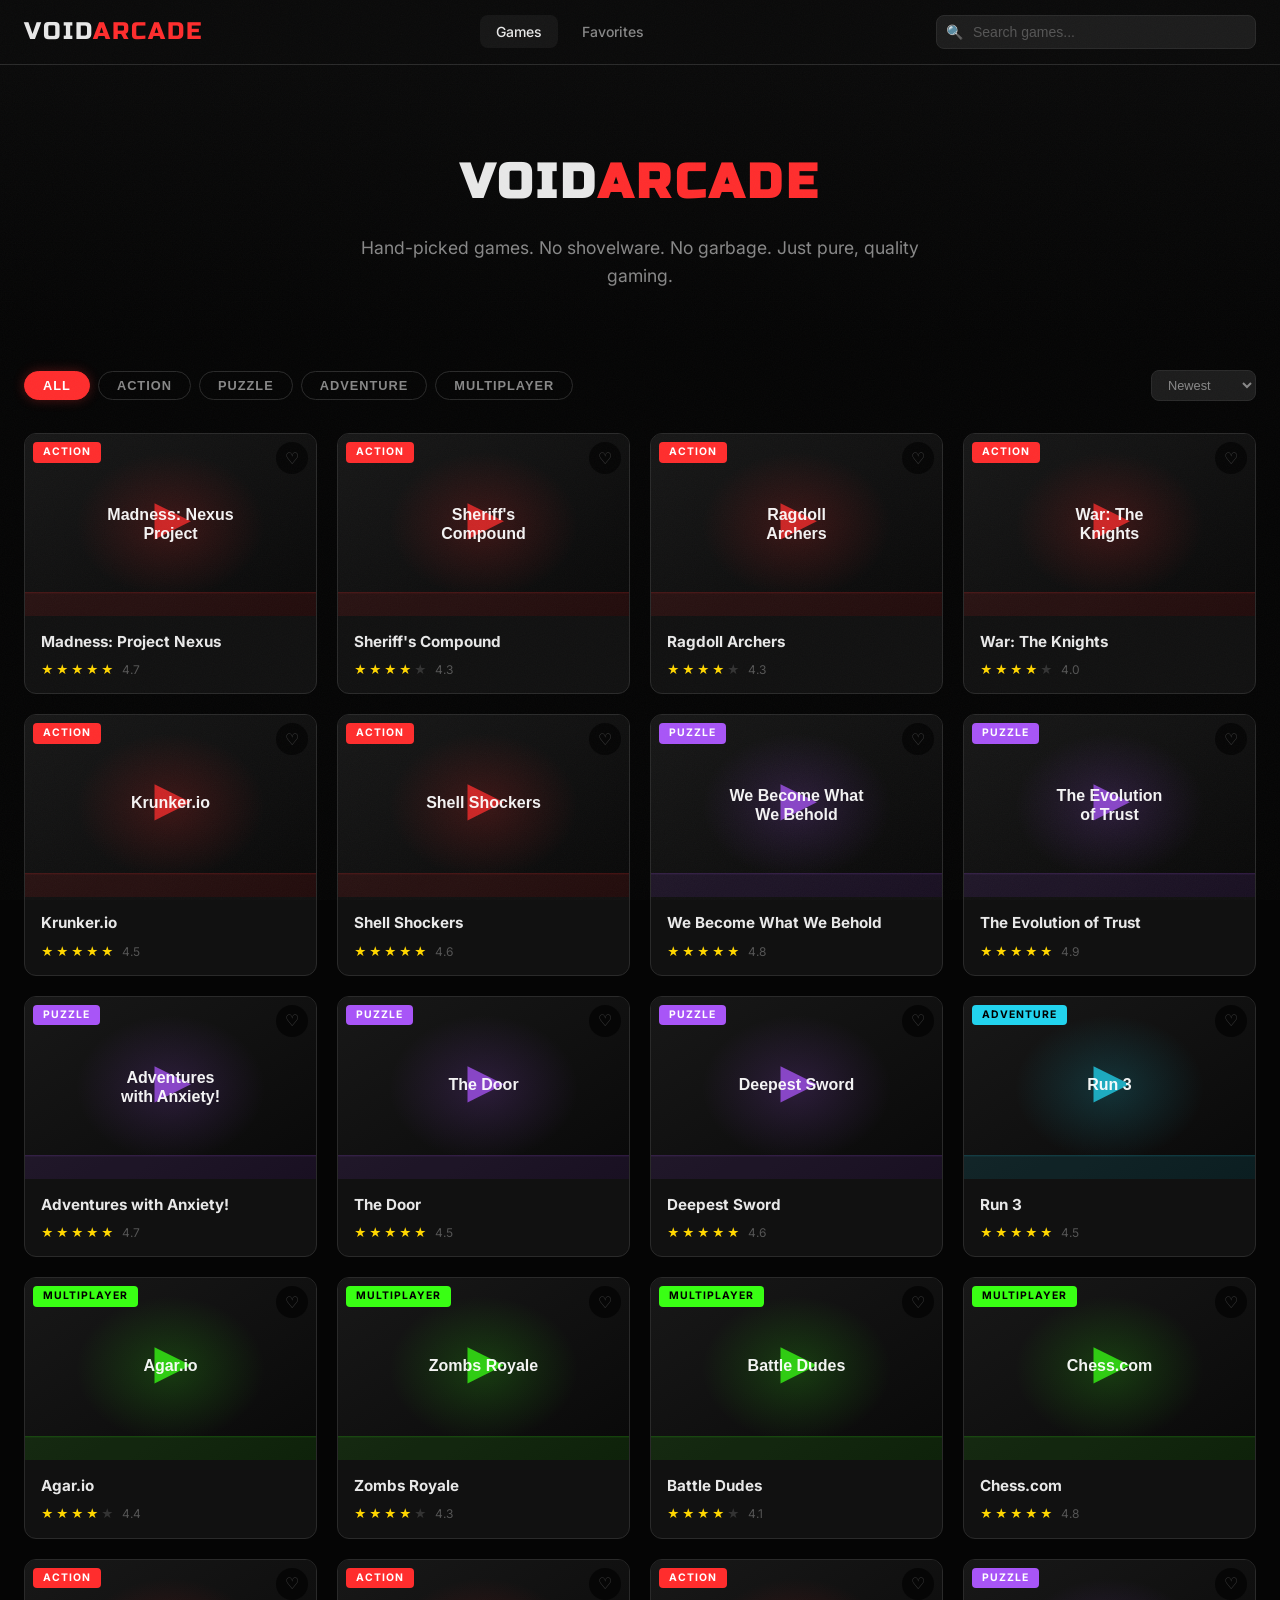
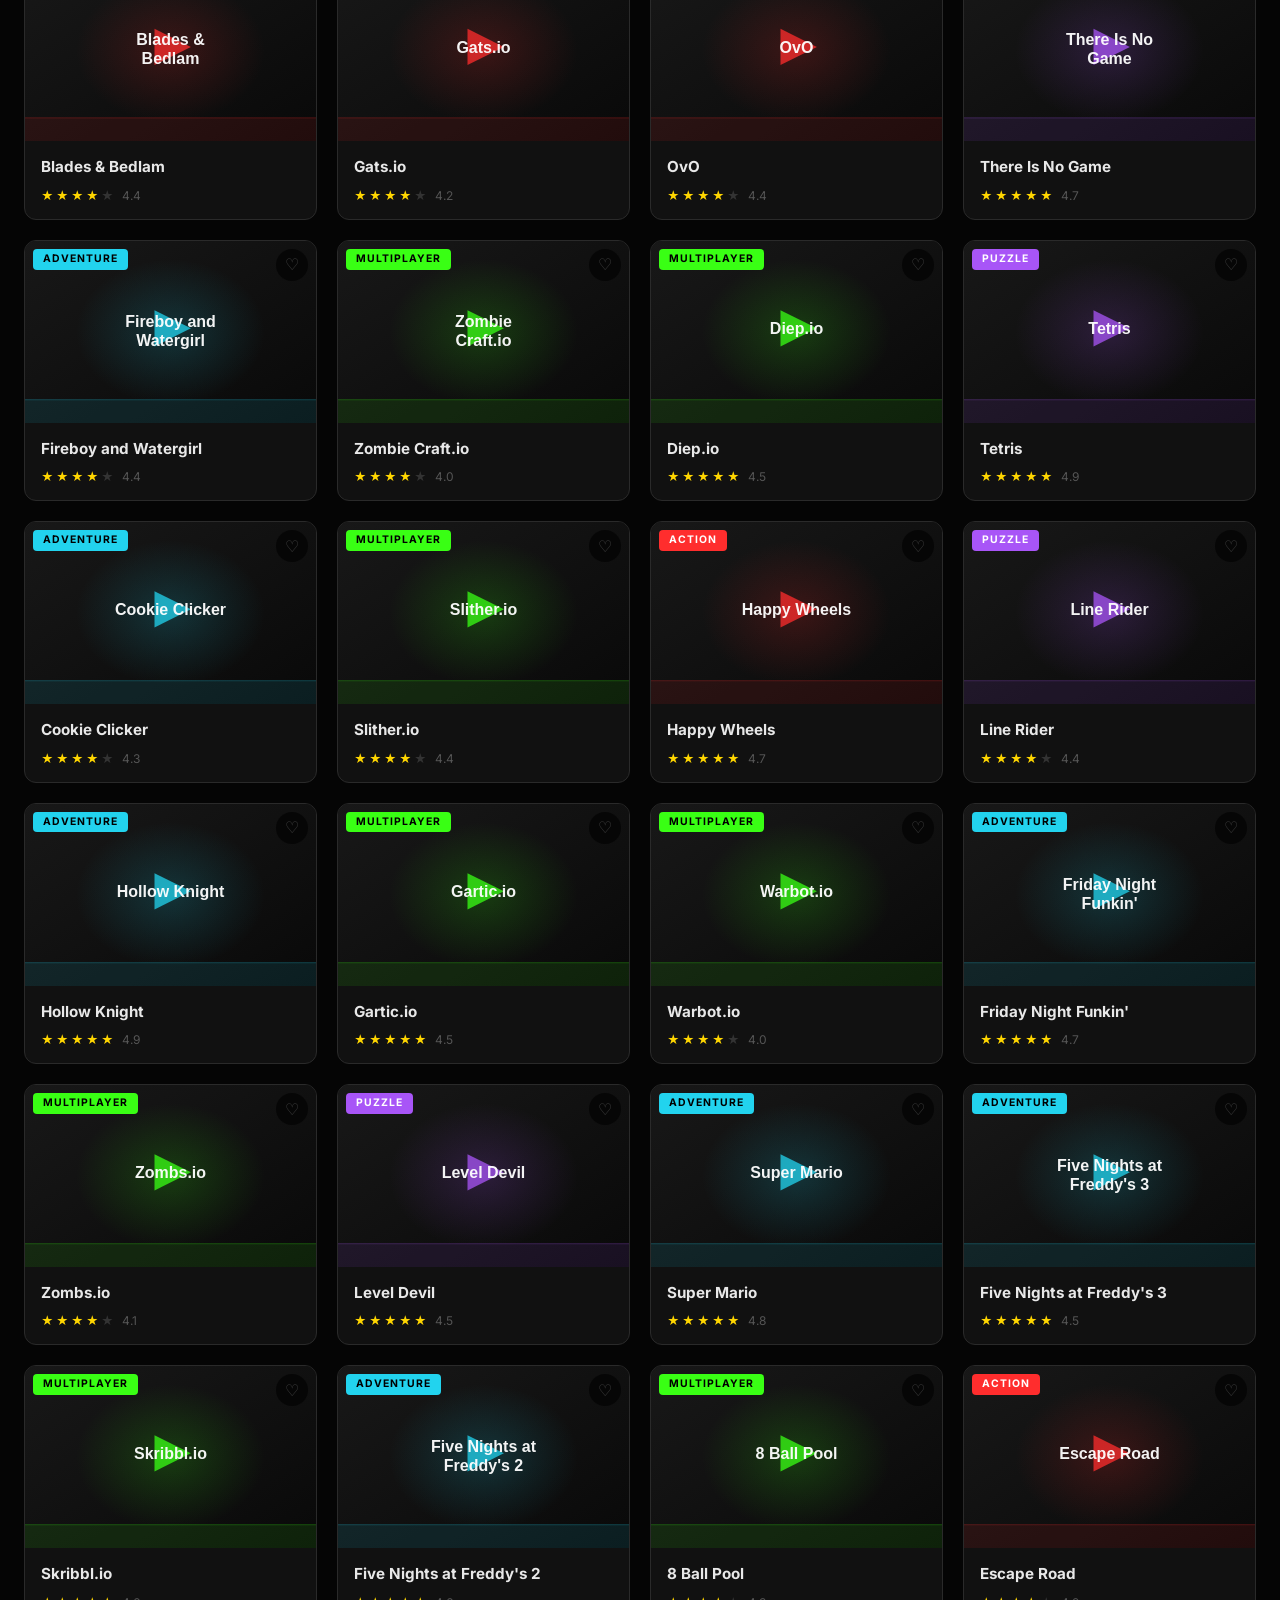
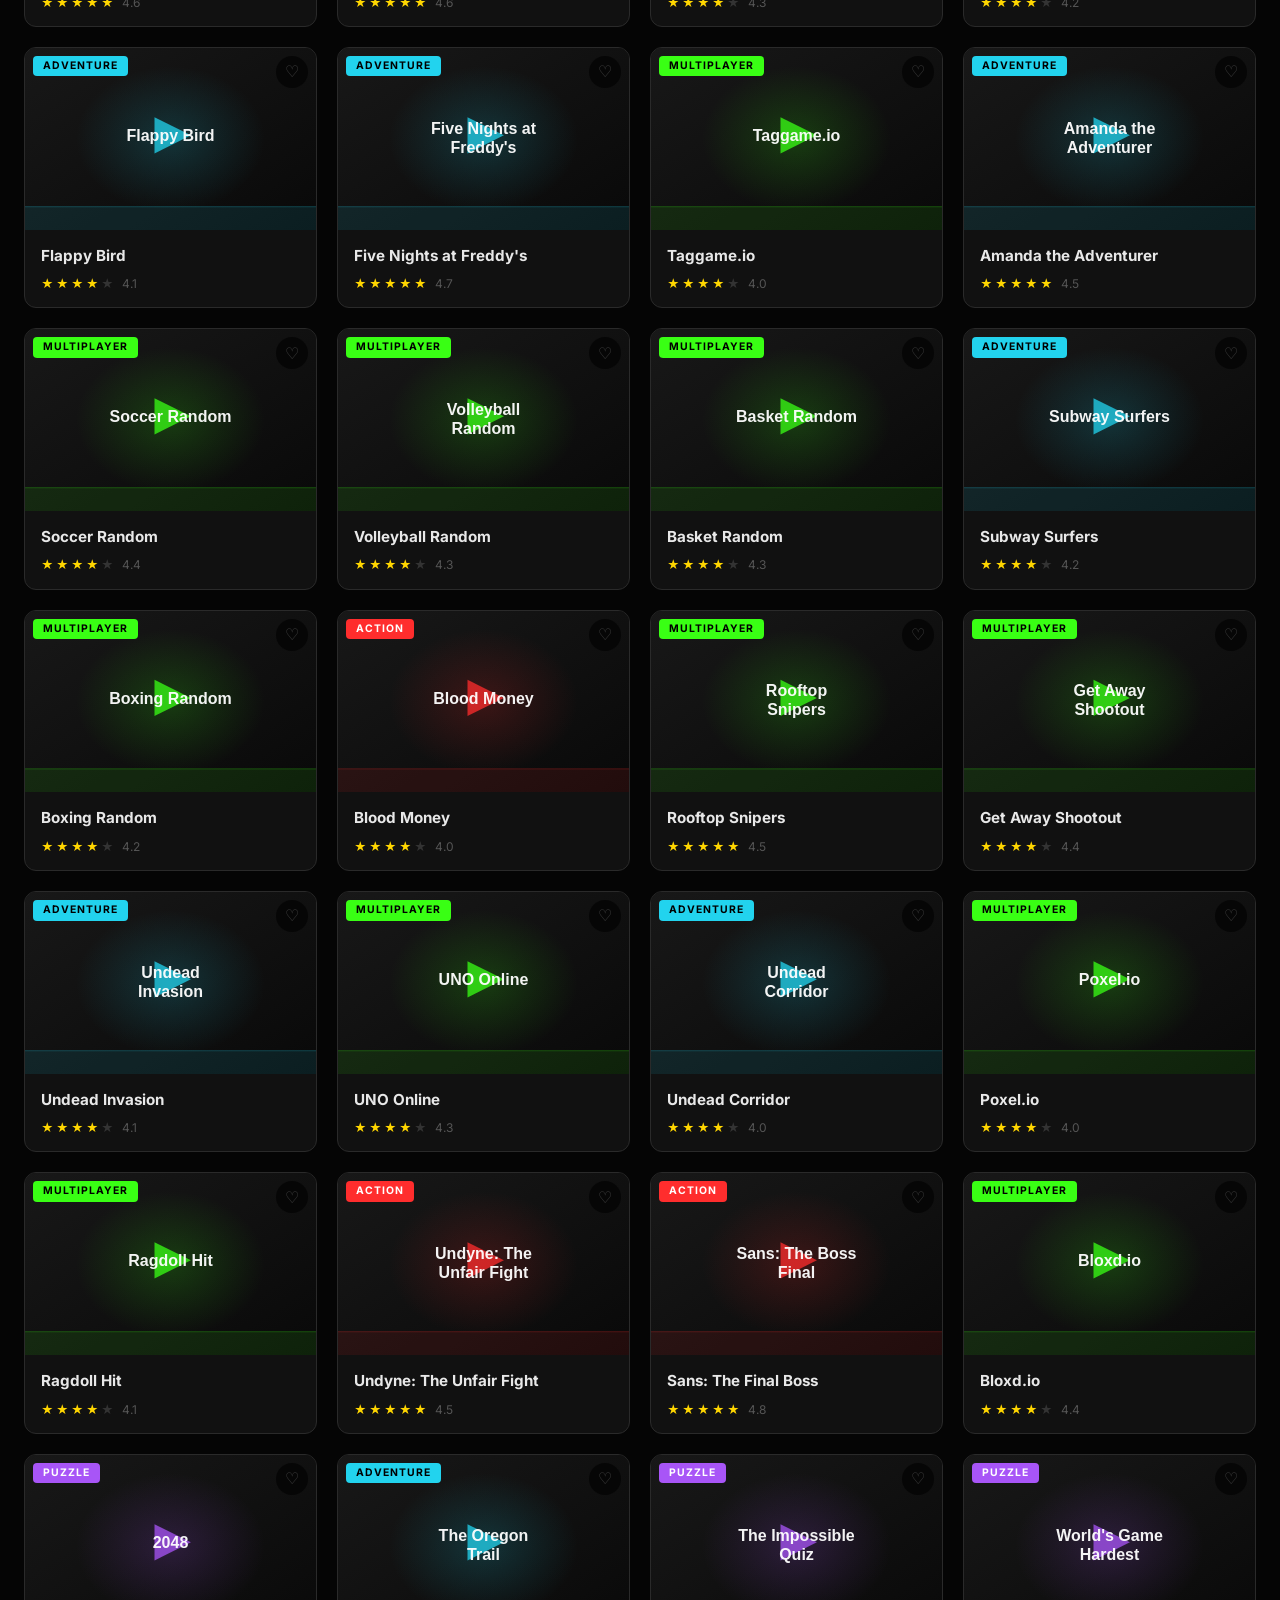
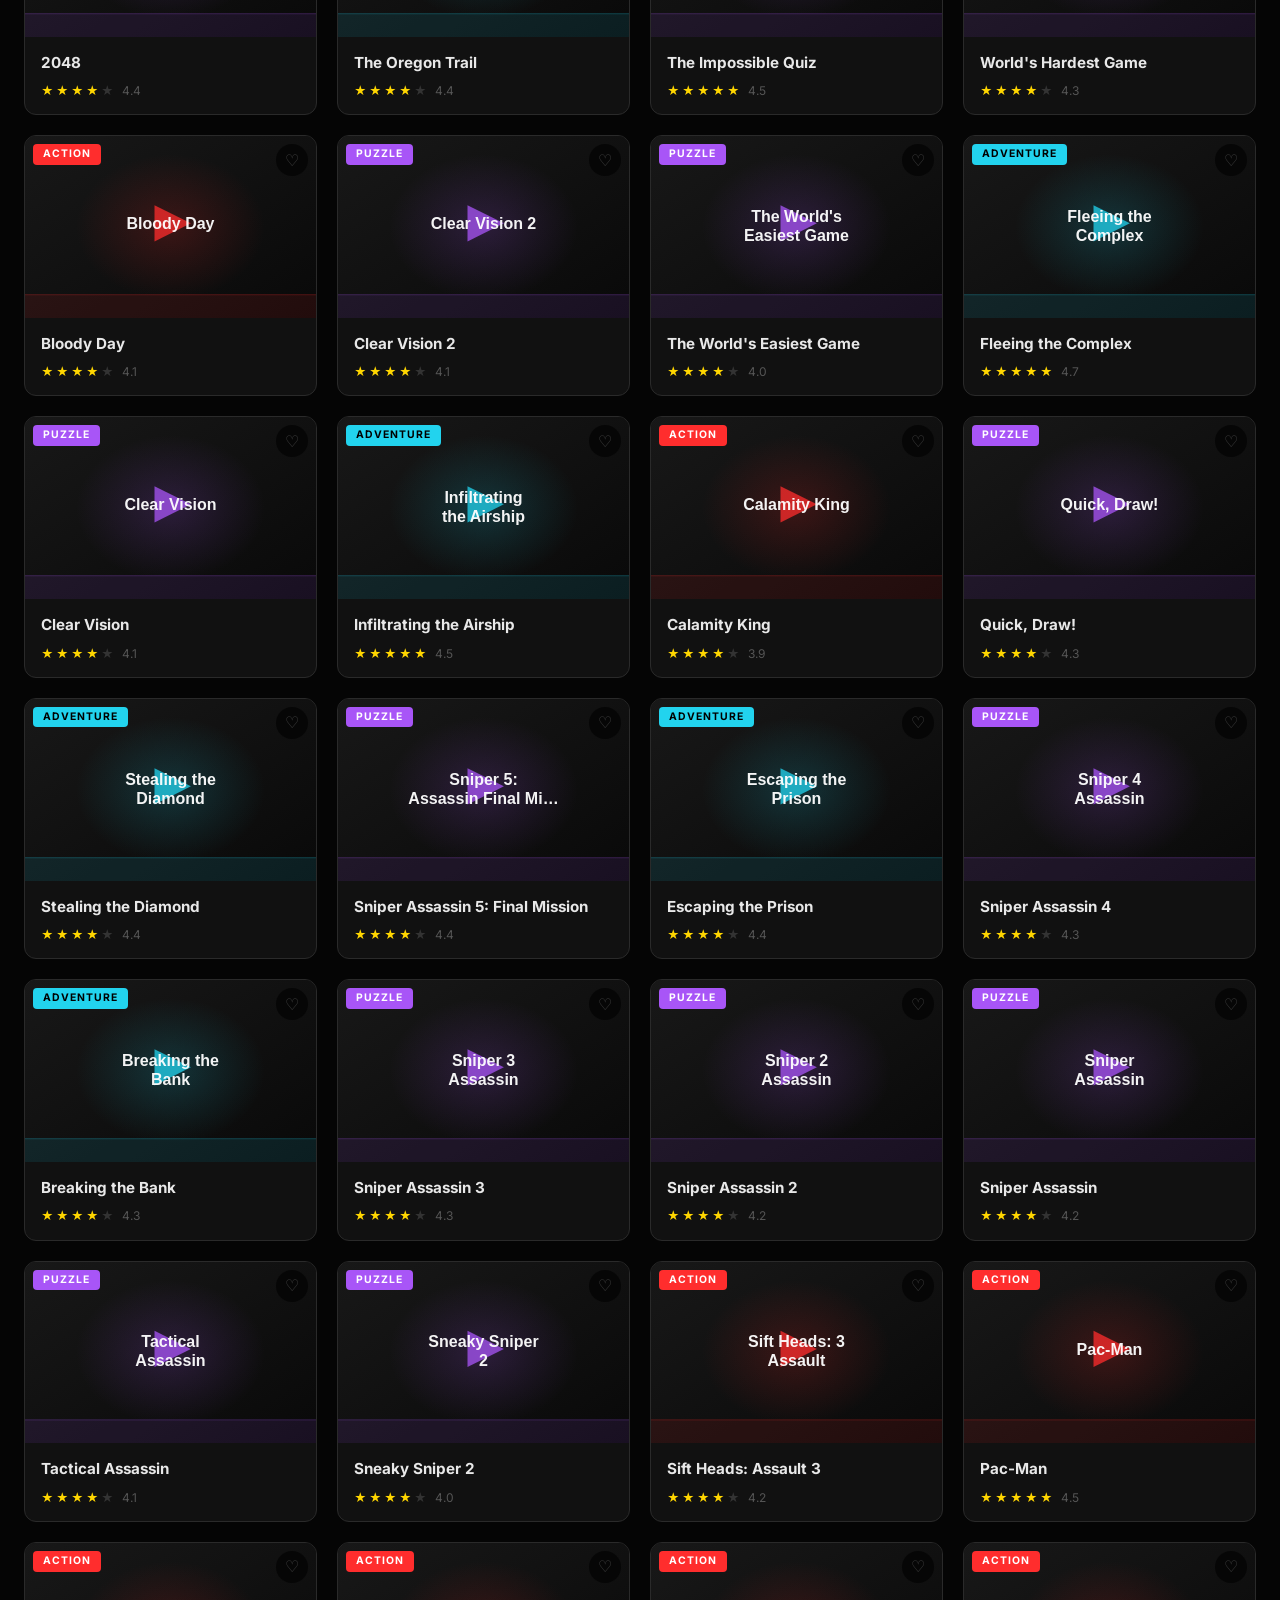
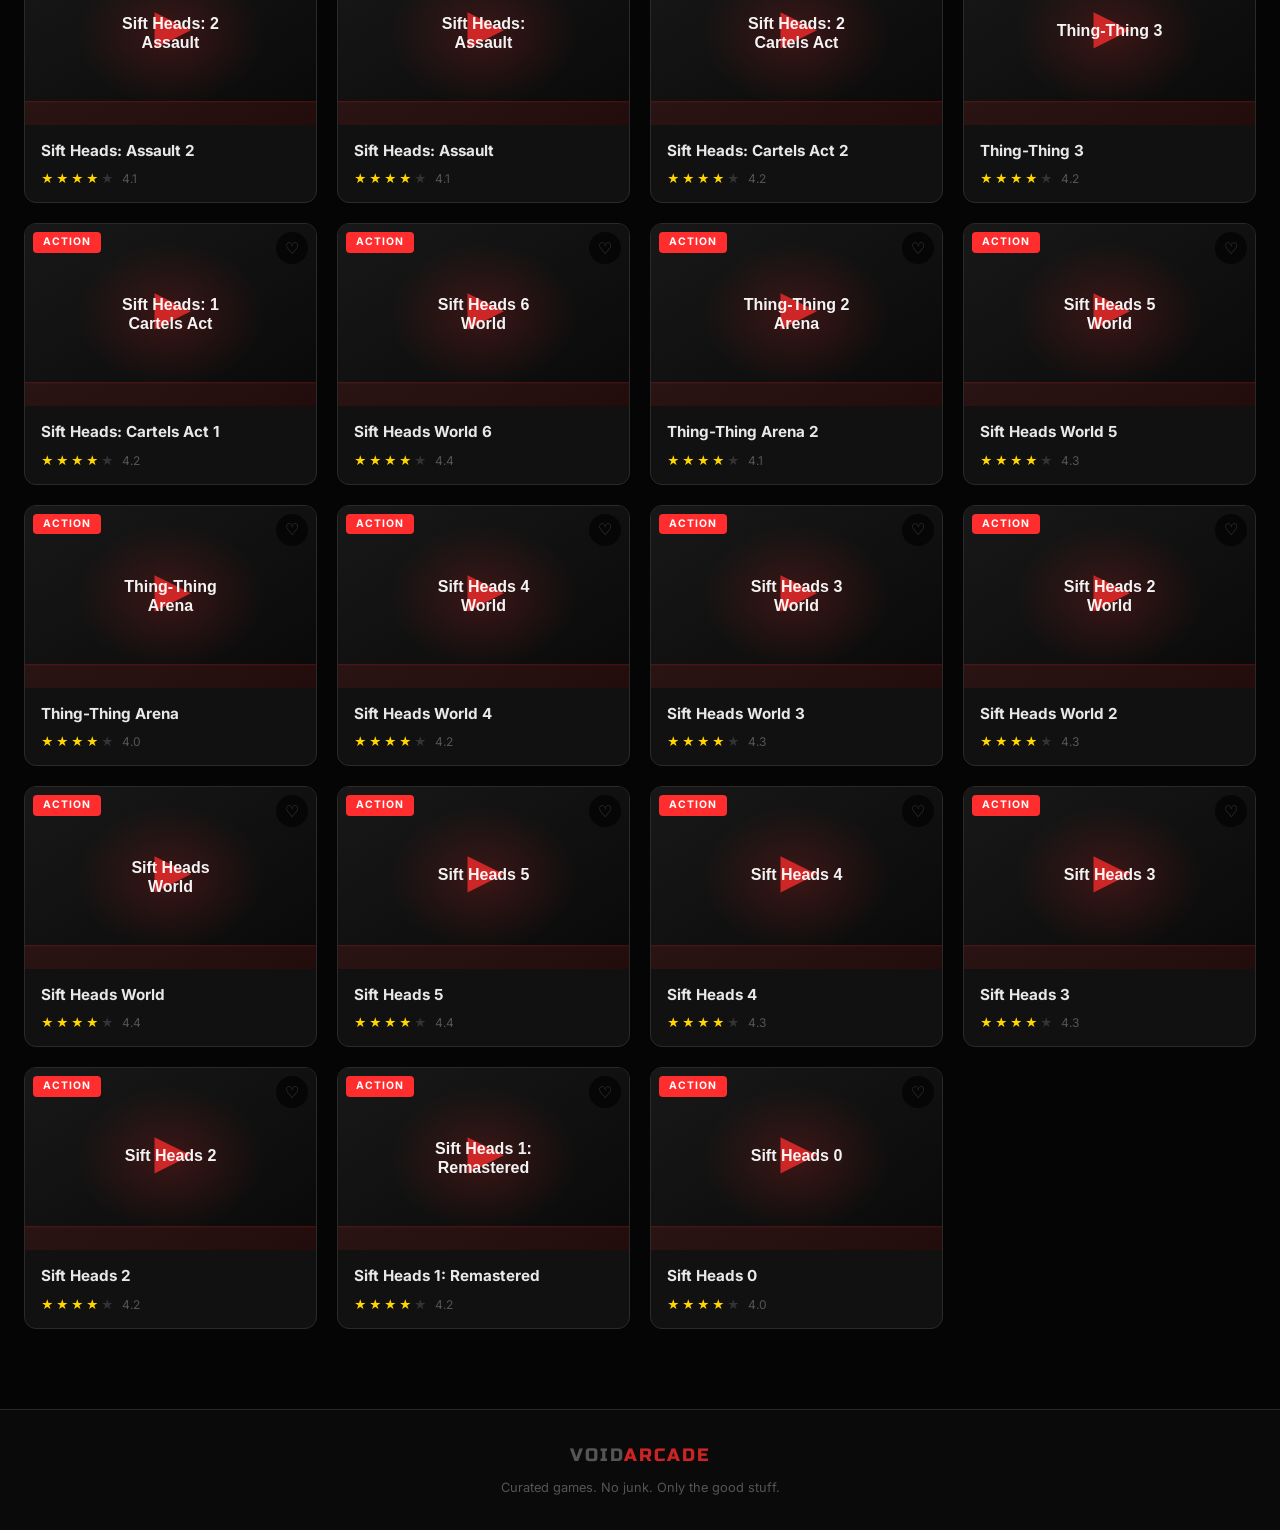
<file: voidarcade/index.html>
<!DOCTYPE html>
<html lang="en">
<head>
  <meta charset="UTF-8" />
  <meta name="viewport" content="width=device-width, initial-scale=1.0" />
  <title>VoidArcade — Curated Games</title>
  <meta name="description" content="Hand-picked quality games. No junk. No shovelware. Just the good stuff." />
  <meta name="theme-color" content="#0a0a0a" />
  <link rel="icon" href="data:image/svg+xml,<svg xmlns='http://www.w3.org/2000/svg' viewBox='0 0 100 100'><text y='.9em' font-size='90'>🕹️</text></svg>" />
  <link rel="stylesheet" href="style.css" />
</head>
<body>
  <div id="app"></div>
  <script src="games.js?v=4"></script>
  <script src="app.js?v=4"></script>
</body>
</html>
</file>
<file: voidarcade/style.css>
/* ════════════════════════════════════════
   VOIDARCADE — Dark Theme
   ════════════════════════════════════════ */

@import url('https://fonts.googleapis.com/css2?family=Russo+One&family=Inter:wght@400;500;600;700&display=swap');

*, *::before, *::after {
  margin: 0;
  padding: 0;
  box-sizing: border-box;
}

:root {
  --bg-darkest: #050505;
  --bg-dark: #0a0a0a;
  --bg-card: #111111;
  --bg-card-hover: #1a1a1a;
  --bg-surface: #161616;
  --bg-input: #1c1c1c;
  --border: #2a2a2a;
  --border-hover: #3a3a3a;
  --text-primary: #e8e8e8;
  --text-secondary: #888888;
  --text-muted: #555555;
  --accent: #ff2d2d;
  --accent-glow: rgba(255, 45, 45, 0.3);
  --accent-dim: #cc2424;
  --accent-green: #39ff14;
  --accent-yellow: #ffd600;
  --genre-action: #ff2d2d;
  --genre-puzzle: #a855f7;
  --genre-adventure: #22d3ee;
  --genre-multiplayer: #39ff14;
  --star-filled: #ffd600;
  --star-empty: #333333;
  --fav-active: #ff2d2d;
  --fav-inactive: #444444;
  --radius: 8px;
  --radius-lg: 12px;
  --transition: 0.2s ease;
}

html {
  scroll-behavior: smooth;
}

body {
  font-family: 'Inter', -apple-system, BlinkMacSystemFont, sans-serif;
  background: var(--bg-darkest);
  color: var(--text-primary);
  min-height: 100vh;
  line-height: 1.6;
  -webkit-font-smoothing: antialiased;
}

/* Subtle noise texture overlay */
body::before {
  content: '';
  position: fixed;
  inset: 0;
  opacity: 0.03;
  background-image: url("data:image/svg+xml,%3Csvg viewBox='0 0 256 256' xmlns='http://www.w3.org/2000/svg'%3E%3Cfilter id='n'%3E%3CfeTurbulence type='fractalNoise' baseFrequency='0.9' numOctaves='4' stitchTiles='stitch'/%3E%3C/filter%3E%3Crect width='100%25' height='100%25' filter='url(%23n)'/%3E%3C/svg%3E");
  background-size: 256px 256px;
  pointer-events: none;
  z-index: 9999;
}

a {
  color: var(--accent);
  text-decoration: none;
  transition: color var(--transition);
}

a:hover {
  color: #ff5555;
}

/* ── HEADER ── */
.site-header {
  background: var(--bg-dark);
  border-bottom: 1px solid var(--border);
  padding: 0 24px;
  position: sticky;
  top: 0;
  z-index: 100;
}

.header-inner {
  max-width: 1400px;
  margin: 0 auto;
  display: flex;
  align-items: center;
  justify-content: space-between;
  height: 64px;
  gap: 24px;
}

.logo {
  font-family: 'Russo One', sans-serif;
  font-size: 1.5rem;
  color: var(--text-primary);
  letter-spacing: 2px;
  text-transform: uppercase;
  cursor: pointer;
  white-space: nowrap;
  user-select: none;
}

.logo span {
  color: var(--accent);
}

.nav-links {
  display: flex;
  gap: 8px;
  list-style: none;
}

.nav-links a {
  color: var(--text-secondary);
  font-size: 0.875rem;
  font-weight: 500;
  padding: 8px 16px;
  border-radius: var(--radius);
  transition: all var(--transition);
  cursor: pointer;
}

.nav-links a:hover,
.nav-links a.active {
  color: var(--text-primary);
  background: var(--bg-surface);
}

.header-search {
  position: relative;
  flex: 0 1 320px;
}

.header-search input {
  width: 100%;
  background: var(--bg-input);
  border: 1px solid var(--border);
  border-radius: var(--radius);
  padding: 8px 12px 8px 36px;
  color: var(--text-primary);
  font-size: 0.875rem;
  outline: none;
  transition: border-color var(--transition);
}

.header-search input::placeholder {
  color: var(--text-muted);
}

.header-search input:focus {
  border-color: var(--accent);
  box-shadow: 0 0 0 2px var(--accent-glow);
}

.header-search .search-icon {
  position: absolute;
  left: 10px;
  top: 50%;
  transform: translateY(-50%);
  color: var(--text-muted);
  font-size: 0.875rem;
  pointer-events: none;
}

/* ── HERO ── */
.hero {
  text-align: center;
  padding: 80px 24px 48px;
  background: linear-gradient(180deg, var(--bg-dark) 0%, var(--bg-darkest) 100%);
}

.hero h1 {
  font-family: 'Russo One', sans-serif;
  font-size: 3rem;
  letter-spacing: 4px;
  text-transform: uppercase;
  margin-bottom: 12px;
}

.hero h1 span {
  color: var(--accent);
}

.hero p {
  color: var(--text-secondary);
  font-size: 1.1rem;
  max-width: 600px;
  margin: 0 auto;
}

/* ── MAIN CONTAINER ── */
.main-content {
  max-width: 1400px;
  margin: 0 auto;
  padding: 32px 24px 80px;
}

/* ── FILTER BAR ── */
.filter-bar {
  display: flex;
  align-items: center;
  justify-content: space-between;
  flex-wrap: wrap;
  gap: 16px;
  margin-bottom: 32px;
}

.genre-filters {
  display: flex;
  gap: 8px;
  flex-wrap: wrap;
}

.genre-pill {
  padding: 6px 18px;
  border-radius: 20px;
  border: 1px solid var(--border);
  background: transparent;
  color: var(--text-secondary);
  font-size: 0.8rem;
  font-weight: 600;
  cursor: pointer;
  transition: all var(--transition);
  text-transform: uppercase;
  letter-spacing: 1px;
}

.genre-pill:hover {
  border-color: var(--border-hover);
  color: var(--text-primary);
}

.genre-pill.active {
  background: var(--accent);
  border-color: var(--accent);
  color: #fff;
  box-shadow: 0 0 12px var(--accent-glow);
}

.genre-pill[data-genre="Action"].active { background: var(--genre-action); border-color: var(--genre-action); }
.genre-pill[data-genre="Puzzle"].active { background: var(--genre-puzzle); border-color: var(--genre-puzzle); }
.genre-pill[data-genre="Adventure"].active { background: var(--genre-adventure); border-color: var(--genre-adventure); color: #000; }
.genre-pill[data-genre="Multiplayer"].active { background: var(--genre-multiplayer); border-color: var(--genre-multiplayer); color: #000; }

.sort-select {
  background: var(--bg-input);
  border: 1px solid var(--border);
  border-radius: var(--radius);
  padding: 6px 12px;
  color: var(--text-secondary);
  font-size: 0.8rem;
  cursor: pointer;
  outline: none;
}

.sort-select:focus {
  border-color: var(--accent);
}

/* ── GAME GRID ── */
.game-grid {
  display: grid;
  grid-template-columns: repeat(auto-fill, minmax(260px, 1fr));
  gap: 20px;
}

/* ── GAME CARD ── */
.game-card {
  background: var(--bg-card);
  border: 1px solid var(--border);
  border-radius: var(--radius-lg);
  overflow: hidden;
  cursor: pointer;
  transition: all 0.3s ease;
  position: relative;
}

.game-card:hover {
  transform: translateY(-4px);
  border-color: var(--border-hover);
  box-shadow: 0 8px 32px rgba(0, 0, 0, 0.5), 0 0 16px var(--accent-glow);
}

.game-card .card-thumb {
  width: 100%;
  aspect-ratio: 16 / 10;
  background: var(--bg-surface);
  display: flex;
  align-items: center;
  justify-content: center;
  overflow: hidden;
  position: relative;
}

.game-card .card-thumb .placeholder-icon {
  font-size: 3rem;
  color: var(--text-muted);
  user-select: none;
}

.game-card .card-thumb img {
  width: 100%;
  height: 100%;
  object-fit: cover;
}

.game-card .genre-badge {
  position: absolute;
  top: 8px;
  left: 8px;
  padding: 2px 10px;
  border-radius: 4px;
  font-size: 0.65rem;
  font-weight: 700;
  text-transform: uppercase;
  letter-spacing: 1px;
}

.genre-badge.Action { background: var(--genre-action); color: #fff; }
.genre-badge.Puzzle { background: var(--genre-puzzle); color: #fff; }
.genre-badge.Adventure { background: var(--genre-adventure); color: #000; }
.genre-badge.Multiplayer { background: var(--genre-multiplayer); color: #000; }

.game-card .fav-btn {
  position: absolute;
  top: 8px;
  right: 8px;
  background: rgba(0,0,0,0.6);
  border: none;
  border-radius: 50%;
  width: 32px;
  height: 32px;
  display: flex;
  align-items: center;
  justify-content: center;
  cursor: pointer;
  font-size: 1rem;
  color: var(--fav-inactive);
  transition: all var(--transition);
  backdrop-filter: blur(4px);
}

.game-card .fav-btn:hover {
  color: var(--fav-active);
  transform: scale(1.15);
}

.game-card .fav-btn.favorited {
  color: var(--fav-active);
}

.game-card .card-info {
  padding: 14px 16px;
}

.game-card .card-title {
  font-size: 0.95rem;
  font-weight: 700;
  margin-bottom: 6px;
  white-space: nowrap;
  overflow: hidden;
  text-overflow: ellipsis;
}

.game-card .card-rating {
  display: flex;
  align-items: center;
  gap: 4px;
}

.game-card .card-rating .stars {
  display: flex;
  gap: 2px;
}

.game-card .card-rating .star {
  font-size: 0.75rem;
  color: var(--star-empty);
}

.game-card .card-rating .star.filled {
  color: var(--star-filled);
}

.game-card .card-rating .rating-value {
  font-size: 0.75rem;
  color: var(--text-muted);
  margin-left: 4px;
}

/* ── GAME PAGE ── */
.game-page {
  max-width: 960px;
  margin: 0 auto;
  padding: 32px 24px 80px;
}

.back-link {
  display: inline-flex;
  align-items: center;
  gap: 6px;
  color: var(--text-secondary);
  font-size: 0.875rem;
  margin-bottom: 24px;
  cursor: pointer;
  transition: color var(--transition);
}

.back-link:hover {
  color: var(--text-primary);
}

.game-embed-area {
  width: 100%;
  aspect-ratio: 16 / 9;
  background: var(--bg-card);
  border: 1px solid var(--border);
  border-radius: var(--radius-lg);
  display: flex;
  align-items: center;
  justify-content: center;
  margin-bottom: 24px;
  overflow: hidden;
}

.game-embed-area .embed-placeholder {
  text-align: center;
  color: var(--text-muted);
}

.game-embed-area .embed-placeholder .play-icon {
  font-size: 4rem;
  display: block;
  margin-bottom: 8px;
}

.game-embed-area iframe {
  width: 100%;
  height: 100%;
  border: none;
  display: block;
}

/* Pop-out button */
.popout-btn {
  background: var(--bg-surface);
  border: 1px solid var(--border);
  border-radius: var(--radius);
  padding: 10px 18px;
  color: var(--text-secondary);
  font-size: 0.875rem;
  cursor: pointer;
  transition: all var(--transition);
  display: flex;
  align-items: center;
  gap: 6px;
  text-decoration: none;
  white-space: nowrap;
}

.popout-btn:hover {
  border-color: var(--accent);
  color: var(--accent);
}

/* External game launch area */
.game-embed-area.is-external {
  cursor: default;
}

.launch-area {
  width: 100%;
  height: 100%;
  display: flex;
  align-items: center;
  justify-content: center;
  position: relative;
  overflow: hidden;
}

.launch-glow {
  position: absolute;
  inset: 0;
  pointer-events: none;
}

.launch-content {
  text-align: center;
  z-index: 1;
  padding: 32px;
  display: flex;
  flex-direction: column;
  align-items: center;
  gap: 24px;
}

.launch-icon {
  font-size: 4.5rem;
  line-height: 1;
  filter: drop-shadow(0 0 20px rgba(255,255,255,0.1));
}

.launch-btn {
  display: inline-block;
  background: var(--genre-color, var(--accent));
  color: #fff;
  padding: 18px 56px;
  border-radius: var(--radius);
  font-family: 'Russo One', sans-serif;
  font-size: 1.15rem;
  letter-spacing: 3px;
  text-decoration: none;
  transition: all 0.2s ease;
  box-shadow: 0 0 30px var(--genre-glow, var(--accent-glow));
  border: 1px solid rgba(255,255,255,0.1);
}

.launch-btn:hover {
  filter: brightness(1.15);
  transform: scale(1.06);
  box-shadow: 0 0 50px var(--genre-glow, var(--accent-glow));
  color: #fff;
}

.launch-btn:active {
  transform: scale(0.98);
}

.launch-note {
  font-size: 0.8rem;
  color: var(--text-muted);
  letter-spacing: 0.5px;
  margin-top: -8px;
}

.launch-coming-soon {
  font-size: 1rem;
  color: var(--text-muted);
  letter-spacing: 1px;
}

.game-details {
  display: flex;
  align-items: flex-start;
  justify-content: space-between;
  gap: 16px;
  margin-bottom: 24px;
  flex-wrap: wrap;
}

.game-details .game-title-section h1 {
  font-family: 'Russo One', sans-serif;
  font-size: 1.8rem;
  letter-spacing: 1px;
}

.game-details .game-title-section .game-genre-tag {
  display: inline-block;
  margin-top: 8px;
  padding: 3px 12px;
  border-radius: 4px;
  font-size: 0.7rem;
  font-weight: 700;
  text-transform: uppercase;
  letter-spacing: 1px;
}

.game-actions {
  display: flex;
  align-items: center;
  gap: 16px;
}

.game-fav-btn {
  background: var(--bg-surface);
  border: 1px solid var(--border);
  border-radius: var(--radius);
  padding: 10px 20px;
  color: var(--text-secondary);
  font-size: 0.875rem;
  cursor: pointer;
  transition: all var(--transition);
  display: flex;
  align-items: center;
  gap: 8px;
}

.game-fav-btn:hover {
  border-color: var(--fav-active);
  color: var(--fav-active);
}

.game-fav-btn.favorited {
  border-color: var(--fav-active);
  color: var(--fav-active);
  background: rgba(255, 45, 45, 0.1);
}

.game-rating-section {
  display: flex;
  align-items: center;
  gap: 12px;
}

.game-rating-section .rating-label {
  font-size: 0.8rem;
  color: var(--text-muted);
  text-transform: uppercase;
  letter-spacing: 1px;
}

.star-rating-interactive {
  display: flex;
  gap: 4px;
}

.star-rating-interactive .star-btn {
  background: none;
  border: none;
  cursor: pointer;
  font-size: 1.5rem;
  color: var(--star-empty);
  transition: color 0.15s, transform 0.15s;
  padding: 2px;
}

.star-rating-interactive .star-btn:hover {
  transform: scale(1.2);
}

.star-rating-interactive .star-btn.filled {
  color: var(--star-filled);
}

.star-rating-interactive .star-btn.hovered {
  color: var(--star-filled);
}

.game-description {
  background: var(--bg-card);
  border: 1px solid var(--border);
  border-radius: var(--radius-lg);
  padding: 24px;
}

.game-description h3 {
  font-size: 0.85rem;
  text-transform: uppercase;
  letter-spacing: 1px;
  color: var(--text-muted);
  margin-bottom: 12px;
}

.game-description p {
  color: var(--text-secondary);
  line-height: 1.8;
  font-size: 0.95rem;
}

/* ── FAVORITES PAGE ── */
.favorites-header {
  margin-bottom: 32px;
}

.favorites-header h1 {
  font-family: 'Russo One', sans-serif;
  font-size: 2rem;
  letter-spacing: 2px;
}

.favorites-header p {
  color: var(--text-secondary);
  margin-top: 8px;
}

.empty-state {
  text-align: center;
  padding: 80px 24px;
  color: var(--text-muted);
}

.empty-state .empty-icon {
  font-size: 4rem;
  margin-bottom: 16px;
  display: block;
}

.empty-state p {
  font-size: 1.1rem;
}

/* ── CATEGORY PAGE ── */
.category-header {
  margin-bottom: 32px;
}

.category-header h1 {
  font-family: 'Russo One', sans-serif;
  font-size: 2rem;
  letter-spacing: 2px;
}

.category-header .game-count {
  color: var(--text-secondary);
  margin-top: 8px;
  font-size: 0.9rem;
}

/* ── FOOTER ── */
.site-footer {
  background: var(--bg-dark);
  border-top: 1px solid var(--border);
  padding: 32px 24px;
  text-align: center;
}

.footer-inner {
  max-width: 1400px;
  margin: 0 auto;
}

.site-footer .footer-logo {
  font-family: 'Russo One', sans-serif;
  font-size: 1.1rem;
  letter-spacing: 2px;
  text-transform: uppercase;
  color: var(--text-muted);
  margin-bottom: 8px;
}

.site-footer .footer-logo span {
  color: var(--accent-dim);
}

.site-footer p {
  color: var(--text-muted);
  font-size: 0.8rem;
}

/* ── NO RESULTS ── */
.no-results {
  grid-column: 1 / -1;
  text-align: center;
  padding: 60px 24px;
  color: var(--text-muted);
}

.no-results .no-results-icon {
  font-size: 3rem;
  display: block;
  margin-bottom: 12px;
}

/* ── SCROLLBAR ── */
::-webkit-scrollbar {
  width: 8px;
}

::-webkit-scrollbar-track {
  background: var(--bg-darkest);
}

::-webkit-scrollbar-thumb {
  background: var(--border);
  border-radius: 4px;
}

::-webkit-scrollbar-thumb:hover {
  background: var(--border-hover);
}

/* ── RESPONSIVE ── */
@media (max-width: 768px) {
  .header-inner {
    flex-wrap: wrap;
    height: auto;
    padding: 12px 0;
    gap: 12px;
  }

  .header-search {
    flex: 1 1 100%;
    order: 3;
  }

  .nav-links {
    gap: 4px;
  }

  .hero h1 {
    font-size: 2rem;
  }

  .hero {
    padding: 48px 24px 32px;
  }

  .game-grid {
    grid-template-columns: repeat(auto-fill, minmax(200px, 1fr));
    gap: 12px;
  }

  .filter-bar {
    flex-direction: column;
    align-items: flex-start;
  }

  .game-details {
    flex-direction: column;
  }

  .game-details .game-title-section h1 {
    font-size: 1.4rem;
  }
}

@media (max-width: 480px) {
  .game-grid {
    grid-template-columns: 1fr 1fr;
    gap: 10px;
  }

  .game-card .card-info {
    padding: 10px 12px;
  }

  .game-card .card-title {
    font-size: 0.8rem;
  }
}
</file>
